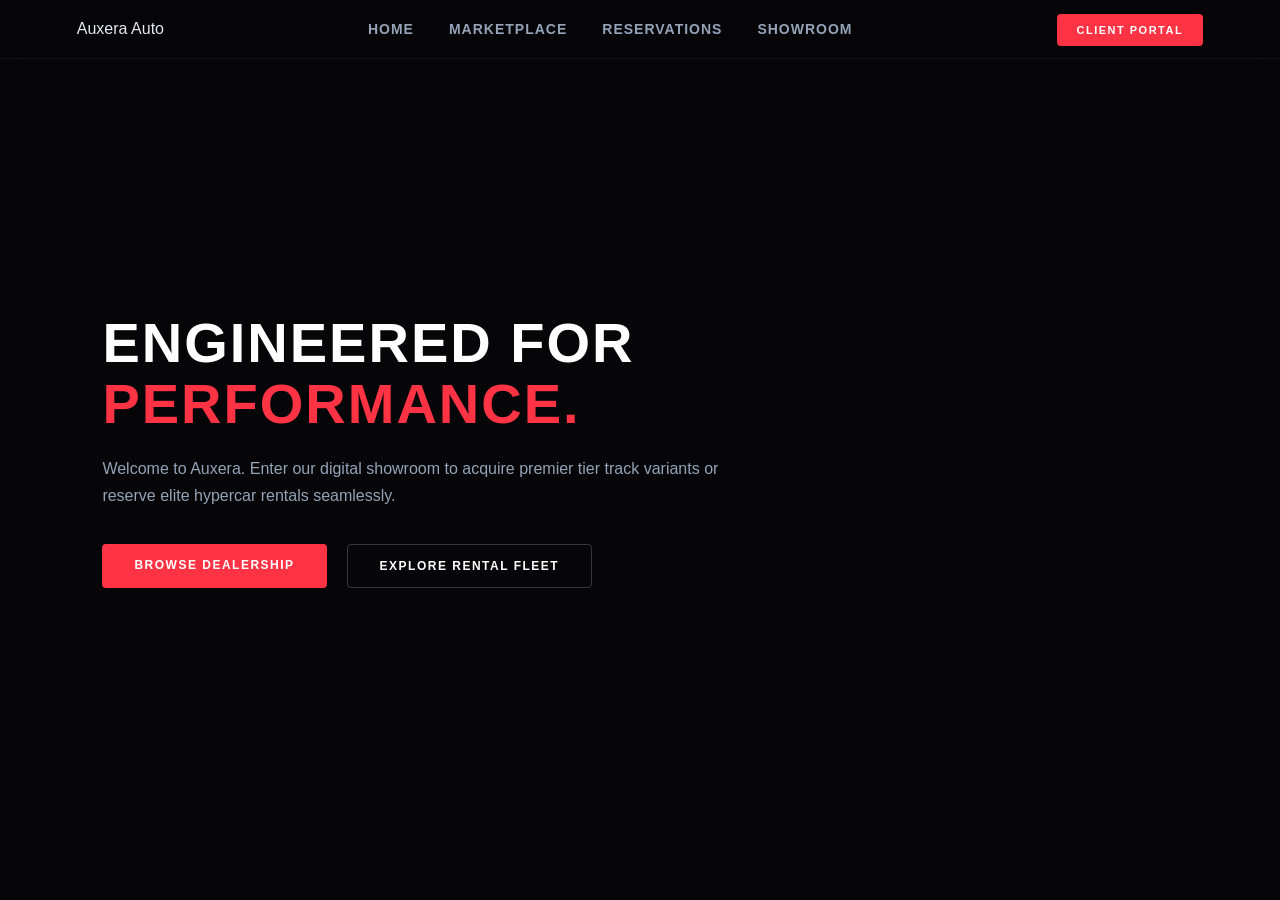
<file: index.html>
<!DOCTYPE html>
<html lang="en">
<head>
    <meta charset="UTF-8">
    <meta name="viewport" content="width=device-width, initial-scale=1.0">
    <title>AUXERA AUTOMOTIVE</title>
    <!-- Linking our global styling stylesheet -->
    <link rel="stylesheet" href="style.css">
</head>
<body>
<nav class="car-nav">
  <div class="nav-logo">Auxera Auto</div>
  
  <button class="menu-toggle" id="menuToggle" aria-label="Toggle navigation">
    <span class="bar"></span>
    <span class="bar"></span>
    <span class="bar"></span>
  </button>

  <div class="nav-links" id="navLinks">
    <a href="index.html">Home</a>
    <a href="marketplace.html">Marketplace</a>
    <a href="booking.html">Reservations</a>
    <a href="contact.html">Showroom</a>
  </div>
  
  <div class="nav-actions">
    <a href="#" class="btn-premium btn-small" onclick="openAuthModal()">Client Portal</a>
  </div>
</nav>

    <!-- 2. HIGH-IMPACT SPLIT HERO SECTION -->
    <header class="hero-section">
        <div class="hero-overlay"></div>
        <div class="hero-content">
            <h1>ENGINEERED FOR <br><span>PERFORMANCE.</span></h1>
            <p>Welcome to Auxera. Enter our digital showroom to acquire premier tier track variants or reserve elite hypercar rentals seamlessly.</p>
            
            <div class="hero-buttons">
                <!-- Directs user to the Marketplace section -->
                <a href="marketplace.html?mode=buy" class="btn-premium">Browse Dealership</a>
                <!-- Directs user to the Rental section on the same page -->
                <a href="marketplace.html?mode=rent" class="btn-premium btn-outline">Explore Rental Fleet</a>
            </div>
        </div>
    </header>

    <!-- 3. PREMIUM AUTHENTICATION MODAL (Hidden by default, triggered on action) -->
    <div id="authModal" class="modal-overlay">
        <div class="auth-card">
            <button class="close-modal-btn" onclick="closeAuthModal()">&times;</button>
            
            <!-- Login State -->
            <div id="loginFormContainer">
                <h2>Access the Fleet</h2>
                <p>Log in to your premium profile to initiate bookings.</p>
                <form class="auth-form" onsubmit="handleAuthSubmit(event, 'login')">
                    <div class="input-group">
                        <label>Email Address</label>
                        <input type="email" id="loginEmail" required placeholder="name@luxury.com">
                    </div>
                    <div class="input-group">
                        <label>Password</label>
                        <input type="password" id="loginPassword" required placeholder="••••••••">
                    </div>
                    <button type="submit" class="btn-premium" style="width: 100%; margin-top: 10px;">Secure Login</button>
                </form>
                <p class="auth-switch">New to the showroom? <a href="#" onclick="toggleAuthMode()">Create an Account</a></p>
            </div>


            <!-- Signup State -->
            <div id="signupFormContainer" style="display: none;">
                <h2>Join the Club</h2>
                <p>Create an account to unlock test drives and custom rentals.</p>
                <form class="auth-form" onsubmit="handleAuthSubmit(event, 'signup')">
                    <div class="input-group">
                        <label>Full Name</label>
                        <input type="text" id="signupName" required placeholder="John Doe">
                    </div>
                    <div class="input-group">
                        <label>Email Address</label>
                        <input type="email" id="signupEmail" required placeholder="name@luxury.com">
                    </div>
                    <div class="input-group">
                        <label>Create Password</label>
                        <input type="password" id="signupPassword" required placeholder="••••••••">
                    </div>
                    <button type="submit" class="btn-premium" style="width: 100%; margin-top: 10px;">Register Account</button>
                </form>
                <p class="auth-switch">Already a member? <a href="#" onclick="toggleAuthMode()">Log In Instead</a></p>
            </div>
        </div>
    </div>

    <!-- Connecting our master application logic file -->
    <script src="script.js"></script>
</body>
</html>
</file>
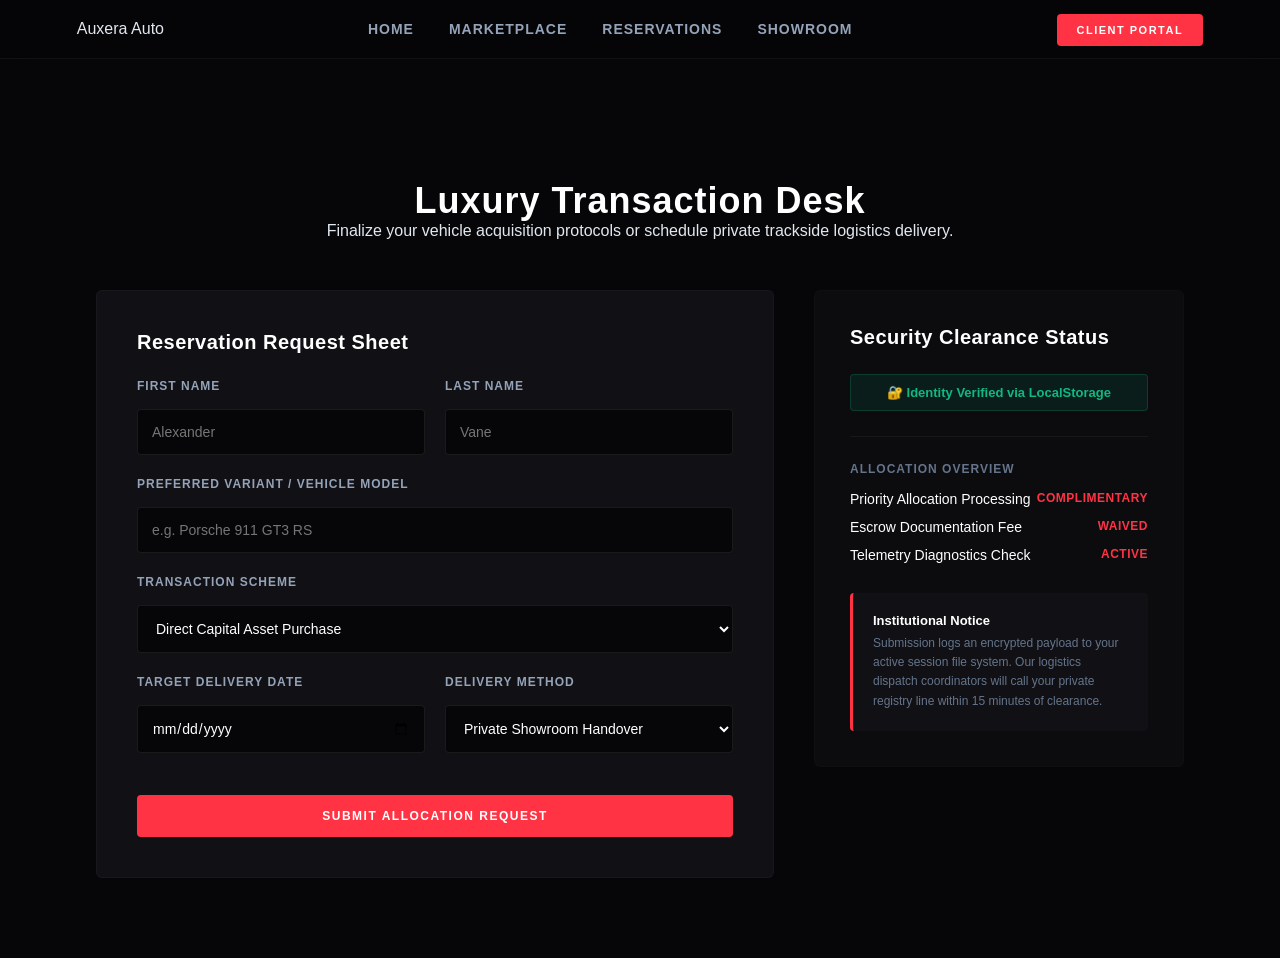
<file: booking.html>
<!DOCTYPE html>
<html lang="en">
<head>
    <meta charset="UTF-8">
    <meta name="viewport" content="width=device-width, initial-scale=1.0">
    <title>AUXERA AUTO | Reservations</title>
    <link rel="stylesheet" href="style.css">
</head>
<body>
    <nav class="car-nav">
        <div class="nav-logo">Auxera Auto</div>
  
            <button class="menu-toggle" id="menuToggle" aria-label="Toggle navigation">
            <span class="bar"></span>
            <span class="bar"></span>
            <span class="bar"></span>
            </button>

        <div class="nav-links" id="navLinks">
            <a href="index.html">Home</a>
            <a href="marketplace.html">Marketplace</a>
            <a href="booking.html">Reservations</a>
            <a href="contact.html">Showroom</a>
        </div>
  
            <div class="nav-actions">
                <a href="#" class="btn-premium btn-small" onclick="openAuthModal()">Client Portal</a>
             </div>
    </nav>

    <div class="car-container">
        <header class="market-header">
            <h2>Luxury Transaction Desk</h2>
            <p>Finalize your vehicle acquisition protocols or schedule private trackside logistics delivery.</p>
        </header>

        <div class="booking-workspace">
            
            <div class="booking-card">
                <h3>Reservation Request Sheet</h3>
                <form id="reservationForm" class="auth-form" onsubmit="submitReservation(event)">
                    <div class="input-row">
                        <div class="input-group">
                            <label>First Name</label>
                            <input type="text" id="bookFirst" required placeholder="Alexander">
                        </div>
                        <div class="input-group">
                            <label>Last Name</label>
                            <input type="text" id="bookLast" required placeholder="Vane">
                        </div>
                    </div>

                    <div class="input-group">
                        <label>Preferred Variant / Vehicle Model</label>
                        <input type="text" id="bookVehicle" required placeholder="e.g. Porsche 911 GT3 RS">
                    </div>

                    <div class="input-group">
                        <label>Transaction Scheme</label>
                        <select id="bookScheme">
                            <option value="purchase">Direct Capital Asset Purchase</option>
                            <option value="rental">Elite Daily Concierge Rental</option>
                        </select>
                    </div>

                    <div class="input-row">
                        <div class="input-group">
                            <label>Target Delivery Date</label>
                            <input type="date" id="bookDate" required>
                        </div>
                        <div class="input-group">
                            <label>Delivery Method</label>
                            <select id="bookLogistics">
                                <option value="showroom">Private Showroom Handover</option>
                                <option value="enclosed">Enclosed Climate-Controlled Hauler</option>
                            </select>
                        </div>
                    </div>

                    <button type="submit" class="btn-premium" style="width: 100%; margin-top: 20px;">Submit Allocation Request</button>
                </form>
            </div>

            <div class="summary-card">
                <h3>Security Clearance Status</h3>
                <div class="clearance-badge status-active">🔐 Identity Verified via LocalStorage</div>
                
                <hr class="summary-divider">
                
                <h4>Allocation Overview</h4>
                <div class="receipt-row">
                    <span>Priority Allocation Processing</span>
                    <span class="highlight-text">COMPLIMENTARY</span>
                </div>
                <div class="receipt-row">
                    <span>Escrow Documentation Fee</span>
                    <span class="highlight-text">WAIVED</span>
                </div>
                <div class="receipt-row">
                    <span>Telemetry Diagnostics Check</span>
                    <span class="highlight-text">ACTIVE</span>
                </div>
                
                <div class="premium-notice">
                    <h5>Institutional Notice</h5>
                    <p>Submission logs an encrypted payload to your active session file system. Our logistics dispatch coordinators will call your private registry line within 15 minutes of clearance.</p>
                </div>
            </div>

        </div>
    </div>

    <script src="script.js"></script>
</body>
</html>
</file>
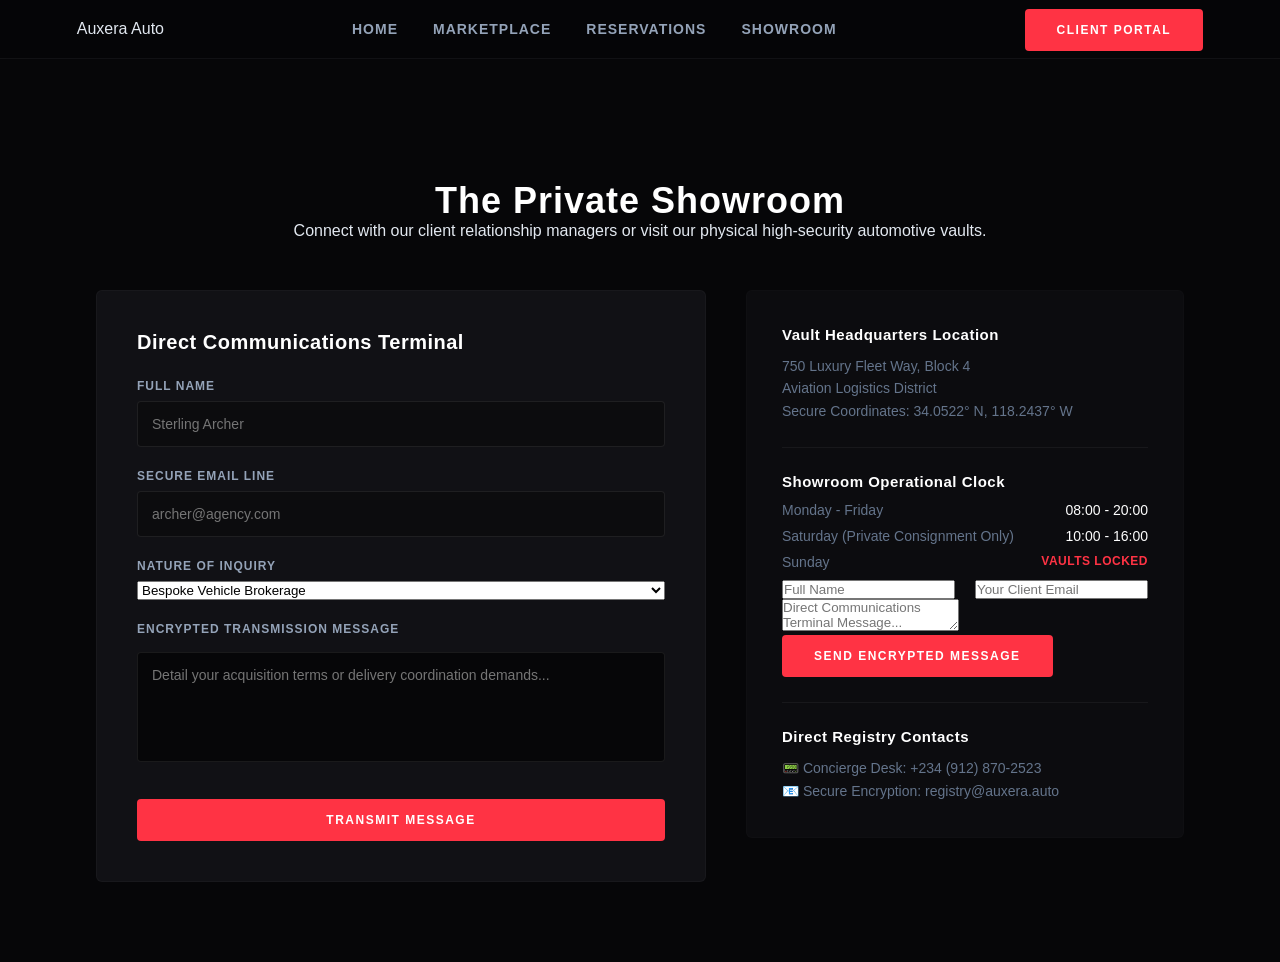
<file: contact.html>
<!DOCTYPE html>
<html lang="en">
<head>
    <meta charset="UTF-8">
    <meta name="viewport" content="width=device-width, initial-scale=1.0">
    <title>AUXERA AUTO | Showroom</title>
    <link rel="stylesheet" href="style.css">
</head>
<body>
    <nav class="car-nav">
  <div class="nav-logo">Auxera Auto</div>
  
  <button class="menu-toggle" id="menuToggle" aria-label="Toggle navigation">
    <span class="bar"></span>
    <span class="bar"></span>
    <span class="bar"></span>
  </button>

  <div class="nav-links" id="navLinks">
    <a href="index.html">Home</a>
    <a href="marketplace.html">Marketplace</a>
    <a href="booking.html">Reservations</a>
    <a href="contact.html">Showroom</a>
  </div>
  
  <div class="nav-actions">
    <a href="#" class="btn-premium">Client Portal</a>
  </div>
</nav>
    <div class="car-container">
        <header class="market-header">
            <h2>The Private Showroom</h2>
            <p>Connect with our client relationship managers or visit our physical high-security automotive vaults.</p>
        </header>

        <div class="contact-workspace">
            
            <div class="contact-card">
                <h3>Direct Communications Terminal</h3>
                <form id="contactForm" class="auth-form" onsubmit="submitContactMessage(event)">
                    <div class="input-group">
                        <label>Full Name</label>
                        <input type="text" id="contactName" required placeholder="Sterling Archer">
                    </div>

                    <div class="input-group">
                        <label>Secure Email Line</label>
                        <input type="email" id="contactEmail" required placeholder="archer@agency.com">
                    </div>

                    <div class="input-group">
                        <label>Nature of Inquiry</label>
                        <select id="contactInquiry">
                            <option value="brokerage">Bespoke Vehicle Brokerage</option>
                            <option value="fleet">Corporate Fleet Rentals</option>
                            <option value="media">Media / Private Showroom Press Access</option>
                        </select>
                    </div>

                    <div class="input-group">
                        <label>Encrypted Transmission Message</label>
                        <textarea id="contactMessage" rows="5" required placeholder="Detail your acquisition terms or delivery coordination demands..."></textarea>
                    </div>

                    <button type="submit" class="btn-premium" style="width: 100%; margin-top: 15px;">Transmit Message</button>
                </form>
            </div>

            <div class="details-card">
                <div class="info-block">
                    <h4>Vault Headquarters Location</h4>
                    <p>750 Luxury Fleet Way, Block 4<br>Aviation Logistics District<br>Secure Coordinates: 34.0522° N, 118.2437° W</p>
                </div>

                <hr class="summary-divider">

                <div class="info-block">
                    <h4>Showroom Operational Clock</h4>
                    <div class="hours-row">
                        <span>Monday - Friday</span>
                        <span>08:00 - 20:00</span>
                    </div>
                    <div class="hours-row">
                        <span>Saturday (Private Consignment Only)</span>
                        <span>10:00 - 16:00</span>
                    </div>
                    <div class="hours-row">
                        <span>Sunday</span>
                        <span class="highlight-text">VAULTS LOCKED</span>
                    </div>
                </div>

                <form action="https://formspree.io/f/YOUR_FORMSPREE_ID" method="POST" class="contact-form">
  
                    <div class="input-row">
                        <input type="text" name="name" placeholder="Full Name" required />
                        <input type="email" name="email" placeholder="Your Client Email" required />
                    </div>

                    <textarea name="message" placeholder="Direct Communications Terminal Message..." required></textarea>

                    <input type="text" name="_gotcha" style="display:none" />

                    <button type="submit" class="btn-premium">Send Encrypted Message</button>
                </form>

                <hr class="summary-divider">

                <div class="info-block">
                    <h4>Direct Registry Contacts</h4>
                    <p>📟 Concierge Desk: +234 (912) 870-2523<br>📧 Secure Encryption: registry@auxera.auto</p>
                </div>
            </div>

        </div>
    </div>

    <script src="script.js"></script>
</body>
</html>
</file>
<file: style.css>
* {
    margin: 0;
    padding: 0;
    box-sizing: border-box;
    font-family: 'Segoe UI', Roboto, sans-serif;
}

body {
    background-color: #060608;
    color: #e2e8f0;
    overflow-x: hidden;
}

.car-nav {
    display: flex;
    justify-content: space-between;
    align-items: center;
    padding: 20px 6%;
    background: rgba(6, 6, 8, 0.8);
    border-bottom: 1px solid rgba(255, 255, 255, 0.05);
    position: fixed;
    width: 100%;
    top: 0;
    left: 0;
    z-index: 1000;
    backdrop-filter: blur(15px);
}

/* --- Desktop Default Styles --- */
.menu-toggle {
    display: none; /* Hidden on laptops/desktops */
    flex-direction: column;
    justify-content: space-between;
    width: 30px;
    height: 21px;
    background: transparent;
    border: none;
    cursor: pointer;
    z-index: 1001;
}

.menu-toggle .bar {
    height: 3px;
    width: 100%;
    background-color: #ffffff; /* Matches your premium aesthetic */
    transition: all 0.3s ease;
}

/* --- Universal Mobile Breakpoint Override --- */
@media (max-width: 768px) {
    .menu-toggle {
        display: flex; /* Revealed on smartphones & tablets */
    }

    .nav-links {
        display: none; /* Hidden by default on mobile until toggled */
        position: absolute;
        top: 70px;
        left: 0;
        width: 100%;
        background-color: #0b0b0b; /* Dark luxury fallback background */
        flex-direction: column !important;
        padding: 20px 0;
        text-align: center;
        border-bottom: 1px solid #1a1a1a;
    }

    /* Active utility class injected via JavaScript */
    .nav-links.active {
        display: flex !important;
    }
}

.logo {
    font-size: 26px;
    font-weight: 900;
    letter-spacing: 3px;
    color: #ffffff;
}

.logo span {
    color: #ff3344; /* Electric Crimson Red */
}

.nav-links {
    display: flex;
    gap: 35px;
    list-style: none;
}

.nav-links a {
    color: #94a3b8;
    text-decoration: none;
    font-weight: 600;
    font-size: 14px;
    text-transform: uppercase;
    letter-spacing: 1px;
    transition: all 0.3s ease;
}

.nav-links a:hover, .nav-links a.active {
    color: #ff3344;
}

.hero-section {
    position: relative;
    height: 100vh;
    width: 100vw;
    display: flex;
    align-items: center;
    padding: 0 8%;
    /* High quality dark luxury carbon supercar backdrop background image */
    background: url('https://images.unsplash.com/photo-1614162692292-7ac56d7f7f1e?q=80&w=2070&auto=format&fit=crop') center/cover no-repeat;
}

.hero-overlay {
    position: absolute;
    top: 0;
    left: 0;
    width: 100%;
    height: 100%;
    background: linear-gradient(90deg, #060608 25%, rgba(6, 6, 8, 0.4) 100%);
    z-index: 1;
}

.hero-content {
    position: relative;
    z-index: 2;
    max-width: 650px;
}

.hero-content h1 {
    font-size: 56px;
    font-weight: 900;
    line-height: 1.1;
    letter-spacing: 2px;
    color: #ffffff;
    margin-bottom: 20px;
}


.close-modal-btn:hover { color: #ff3344; }
.auth-card h2 { color: #fff; font-size: 26px; margin-bottom: 8px; letter-spacing: 1px;}
.auth-card p { color: #64748b; font-size: 14px; margin-bottom: 30px; }
.auth-form { display: flex; flex-direction: column; gap: 22px; }
.input-group { display: flex; flex-direction: column; gap: 8px; text-align: left; }
.input-group label { color: #94a3b8; font-size: 12px; font-weight: 700; text-transform: uppercase; letter-spacing: 1px;}
.input-group input { width: 100%; padding: 14px; background: #0c0c0e; border: 1px solid rgba(255,255,255,0.08); color: #fff; border-radius: 4px; font-size: 14px;}
.input-group input:focus { outline: none; border-color: #ff3344; box-shadow: 0 0 10px rgba(255,51,68,0.1); }
.auth-switch { margin-top: 25px; font-size: 13px; color: #64748b; text-align: center;}
.auth-switch a { color: #ff3344; text-decoration: none; font-weight: 600; }


.hero-content h1 span {
    color: #ff3344;
}

.hero-content p {
    font-size: 16px;
    color: #94a3b8;
    margin-bottom: 35px;
    line-height: 1.7;
}

.hero-buttons {
    display: flex;
    gap: 20px;
}

.btn-premium {
    padding: 14px 32px;
    background: #ff3344;
    color: #ffffff;
    text-decoration: none;
    font-weight: 700;
    text-transform: uppercase;
    font-size: 12px;
    letter-spacing: 1.5px;
    border-radius: 4px;
    border: none;
    cursor: pointer;
    transition: all 0.3s cubic-bezier(0.16, 1, 0.3, 1);
}

.btn-premium:hover {
    background: #e02232;
    box-shadow: 0 0 25px rgba(255, 51, 68, 0.4);
    transform: translateY(-2px);
}

.btn-small {
    padding: 10px 20px;
    font-size: 11px;
}

.btn-outline {
    background: transparent;
    border: 1px solid rgba(255, 255, 255, 0.2);
    color: #ffffff;
}

.btn-outline:hover {
    background: #ffffff;
    color: #060608;
    border-color: #ffffff;
    box-shadow: 0 0 25px rgba(255, 255, 255, 0.2);
}

@media (max-width: 480px) {
    .car-container {
        padding: 15px;
    }
    .hero-section h1 {
        font-size: 28px !important; 
        line-height: 1.2;
    }
    .hero-section p {
        font-size: 14px;
    }
}

@media (min-width: 481px) and (max-width: 1024px) {
    .car-container {
        padding: 30px;
    }
    .hero-section h1 {
        font-size: 48px !important;
    }
}

.modal-overlay {
    position: fixed;
    top: 0;
    left: 0;
    width: 100%;
    height: 100%;
    background: rgba(3, 3, 4, 0.85);
    backdrop-filter: blur(15px);
    display: none;
    justify-content: center;
    align-items: center;
    z-index: 2000;
}

.auth-card {
    background: rgba(20, 20, 25, 0.7);
    border: 1px solid rgba(255, 255, 255, 0.05);
    border-radius: 8px;
    padding: 45px;
    width: 100%;
    max-width: 440px;
    position: relative;
    box-shadow: 0 20px 50px rgba(0,0,0,0.6);
}

.close-modal-btn {
    position: absolute;
    top: 20px;
    right: 25px;
    background: transparent;
    border: none;
    color: #64748b;
    font-size: 32px;
    cursor: pointer;
}

.market-header {
    text-align: center;
    margin-bottom: 50px;
    margin-top: 40px;
}

.market-header h2 {
    font-size: 36px;
    font-weight: 800;
    letter-spacing: 1px;
    color: #fff;
}

.showroom-tabs {
    display: inline-flex;
    background: #111115;
    padding: 6px;
    border-radius: 6px;
    margin-top: 30px;
    border: 1px solid rgba(255, 255, 255, 0.05);
}

.tab-btn {
    padding: 12px 30px;
    background: transparent;
    border: none;
    color: #94a3b8;
    font-weight: 700;
    cursor: pointer;
    text-transform: uppercase;
    font-size: 12px;
    letter-spacing: 1px;
    border-radius: 4px;
    transition: all 0.3s ease;
}

.tab-btn.active {
    background: #ff3344;
    color: #fff;
    box-shadow: 0 4px 15px rgba(255, 51, 68, 0.2);
}

.fleet-grid {
    display: grid;
    grid-template-columns: repeat(auto-fill, minmax(340px, 1fr));
    gap: 30px;
}

.car-card {
    background: #111115;
    border: 1px solid rgba(255, 255, 255, 0.03);
    border-radius: 6px;
    overflow: hidden;
    transition: all 0.3s cubic-bezier(0.16, 1, 0.3, 1);
}

.car-card:hover {
    transform: translateY(-8px);
    border-color: rgba(255, 51, 68, 0.3);
    box-shadow: 0 15px 40px rgba(0, 0, 0, 0.6);
}

.car-img-wrapper {
    height: 220px;
    width: 100%;
    overflow: hidden;
}

.filter-panel {
    display: flex;
    gap: 20px;
    margin-bottom: 40px;
    background: #111115;
    padding: 20px;
    border-radius: 6px;
    border: 1px solid rgba(255, 255, 255, 0.03);
}

.search-box { flex: 2; }
.dropdown-box { flex: 1; }

.filter-panel input, .filter-panel select {
    width: 100%;
    padding: 14px;
    background: #060608;
    border: 1px solid rgba(255,255,255,0.08);
    color: #fff;
    border-radius: 4px;
    font-size: 14px;
}

.filter-panel input:focus, .filter-panel select:focus {
    outline: none;
    border-color: #ff3344;
}

.car-img-wrapper { position: relative; }

.category-badge {
    position: absolute;
    top: 15px;
    left: 15px;
    padding: 5px 12px;
    font-size: 11px;
    font-weight: 800;
    border-radius: 4px;
    z-index: 10;
    letter-spacing: 0.5px;
}


@media (max-width: 480px) {
    .search-filter-bar {
        flex-direction: column !important;
        gap: 12px;
    }
    .search-filter-bar input,
    .search-filter-bar select {
        width: 100% !important;
    }
    .car-grid {
        grid-template-columns: 1fr !important; 
        gap: 15px;
    }
}

@media (min-width: 481px) and (max-width: 1024px) {
    .search-filter-bar {
        gap: 15px;
    }
    .car-grid {
        grid-template-columns: repeat(2, 1fr) !important; 
        gap: 20px;
    }
}

.badge-new { background: #3b82f6; color: #fff; }
.badge-used { background: #eab308; color: #000; }
.badge-electric { background: #10b981; color: #fff; }

.no-results {
    grid-column: 1 / -1;
    text-align: center;
    color: #64748b;
    padding: 60px 0;
    font-size: 16px;
}

.car-img-wrapper img {
    width: 100%;
    height: 100%;
    object-fit: cover;
    transition: transform 0.5s ease;
}

.car-card:hover .car-img-wrapper img {
    transform: scale(1.05);
}

.car-info {
    padding: 25px;
}

.car-info h3 {
    font-size: 20px;
    color: #fff;
    margin-bottom: 10px;
}

.car-container {
    width: 85%;
    max-width: 1200px;
    margin: 0 auto;
    padding-top: 140px;
    padding-bottom: 80px;
}

.car-specs {
    display: flex;
    gap: 15px;
    color: #64748b;
    font-size: 13px;
    margin-bottom: 20px;
    border-bottom: 1px solid rgba(255,255,255,0.05);
    padding-bottom: 15px;
}

.car-price-row {
    display: flex;
    justify-content: space-between;
    align-items: center;
}

.car-price {
    font-size: 22px;
    font-weight: 800;
    color: #fff;
}

.car-price span {
    font-size: 13px;
    color: #64748b;
    font-weight: 400;
}

.booking-workspace {
    display: flex;
    gap: 40px;
    align-items: flex-start;
    margin-top: 20px;
}

.booking-card {
    flex: 2;
    background: #111115;
    padding: 40px;
    border-radius: 6px;
    border: 1px solid rgba(255, 255, 255, 0.03);
}

.summary-card {
    flex: 1;
    background: #0c0c0f;
    padding: 35px;
    border-radius: 6px;
    border: 1px solid rgba(255, 255, 255, 0.01);
    position: sticky;
    top: 140px; 
}

.booking-card h3, .summary-card h3 {
    font-size: 20px;
    color: #fff;
    margin-bottom: 25px;
    letter-spacing: 0.5px;
}

@media (max-width: 480px) {
    .booking-workspace {
        flex-direction: column !important;
    }
    .booking-card, .summary-card {
        width: 100% !important;
        padding: 20px !important;
    }
    .input-row {
        flex-direction: column !important;
        gap: 0;
    }
}


@media (min-width: 481px) and (max-width: 1024px) {
    .booking-workspace {
        flex-direction: column !important; 
        gap: 30px;
    }
    .booking-card, .summary-card {
        width: 100% !important;
    }
}


.input-row {
    display: flex;
    gap: 20px;
}

.input-row .input-group {
    flex: 1;
}


.booking-card input, .booking-card select {
    width: 100%;
    padding: 14px;
    background: #060608;
    border: 1px solid rgba(255, 255, 255, 0.08);
    color: #fff;
    border-radius: 4px;
    font-size: 14px;
    margin-top: 8px;
}

.booking-card input:focus, .booking-card select:focus {
    outline: none;
    border-color: #ff3344;
}

.clearance-badge {
    padding: 10px 15px;
    border-radius: 4px;
    font-size: 13px;
    font-weight: 600;
    text-align: center;
}

.status-active {
    background: rgba(16, 185, 129, 0.1);
    color: #10b981;
    border: 1px solid rgba(16, 185, 129, 0.2);
}

.summary-divider {
    border: 0;
    border-top: 1px solid rgba(255, 255, 255, 0.05);
    margin: 25px 0;
}

.summary-card h4 {
    color: #64748b;
    font-size: 12px;
    text-transform: uppercase;
    letter-spacing: 1px;
    margin-bottom: 15px;
}

.receipt-row {
    display: flex;
    justify-content: space-between;
    font-size: 14px;
    color: #fff;
    margin-bottom: 12px;
}

.highlight-text {
    color: #ff3344;
    font-weight: 700;
    font-size: 12px;
    letter-spacing: 0.5px;
}

.premium-notice {
    background: #111115;
    padding: 20px;
    border-radius: 4px;
    margin-top: 30px;
    border-left: 3px solid #ff3344;
}

.premium-notice h5 {
    color: #fff;
    font-size: 13px;
    margin-bottom: 6px;
}

.premium-notice p {
    color: #64748b;
    font-size: 12px;
    line-height: 1.6;
}

@media (max-width: 480px) {
    .contact-workspace {
        flex-direction: column !important;
    }
    .contact-card, .details-card {
        width: 100% !important;
        padding: 20px !important;
    }
}


@media (min-width: 481px) and (max-width: 1024px) {
    .contact-workspace {
        flex-direction: column !important;
        gap: 30px;
    }
    .contact-card, .details-card {
        width: 100% !important;
    }
}

@media (max-width: 992px) {
    .booking-workspace {
        flex-direction: column;
    }
    .summary-card {
        width: 100%;
        position: static;
    }
}

.contact-workspace {
    display: flex;
    gap: 40px;
    align-items: flex-start;
    margin-top: 20px;
}

.contact-card {
    flex: 3;
    background: #111115;
    padding: 40px;
    border-radius: 6px;
    border: 1px solid rgba(255, 255, 255, 0.03);
}

.details-card {
    flex: 2;
    background: #0c0c0f;
    padding: 35px;
    border-radius: 6px;
    border: 1px solid rgba(255, 255, 255, 0.01);
}

.contact-card h3 {
    font-size: 20px;
    color: #fff;
    margin-bottom: 25px;
    letter-spacing: 0.5px;
}

.contact-card textarea {
    width: 100%;
    padding: 14px;
    background: #060608;
    border: 1px solid rgba(255, 255, 255, 0.08);
    color: #fff;
    border-radius: 4px;
    font-size: 14px;
    margin-top: 8px;
    resize: none;
    font-family: inherit;
}

.contact-card textarea:focus {
    outline: none;
    border-color: #ff3344;
}

.info-block h4 {
    color: #fff;
    font-size: 15px;
    margin-bottom: 12px;
    letter-spacing: 0.5px;
}

.info-block p {
    color: #64748b;
    font-size: 14px;
    line-height: 1.6;
}

.hours-row {
    display: flex;
    justify-content: space-between;
    font-size: 14px;
    color: #64748b;
    margin-bottom: 10px;
}

.hours-row span:last-child {
    color: #fff;
}

.hours-row .highlight-text {
    color: #ff3344 !important;
    font-weight: 700;
}

@media (max-width: 480px) {
    .car-nav {
        padding: 15px !important;
        flex-direction: column !important;
        gap: 12px;
    }
    .nav-links {
        flex-direction: row !important;
        flex-wrap: wrap;
        justify-content: center;
        gap: 12px;
    }
    .nav-links a {
        font-size: 12px;
    }
    .nav-actions {
        width: 100%;
    }
    .nav-actions .btn-premium {
        width: 100% !important;
    }
}

@media (min-width: 481px) and (max-width: 1024px) {
    .car-nav {
        padding: 20px 40px !important;
    }
    .nav-links gap {
        gap: 20px;
    }
}

@media (max-width: 992px) {
    .contact-workspace {
        flex-direction: column;
    }
    .details-card {
        width: 100%;
    }
}
</file>
